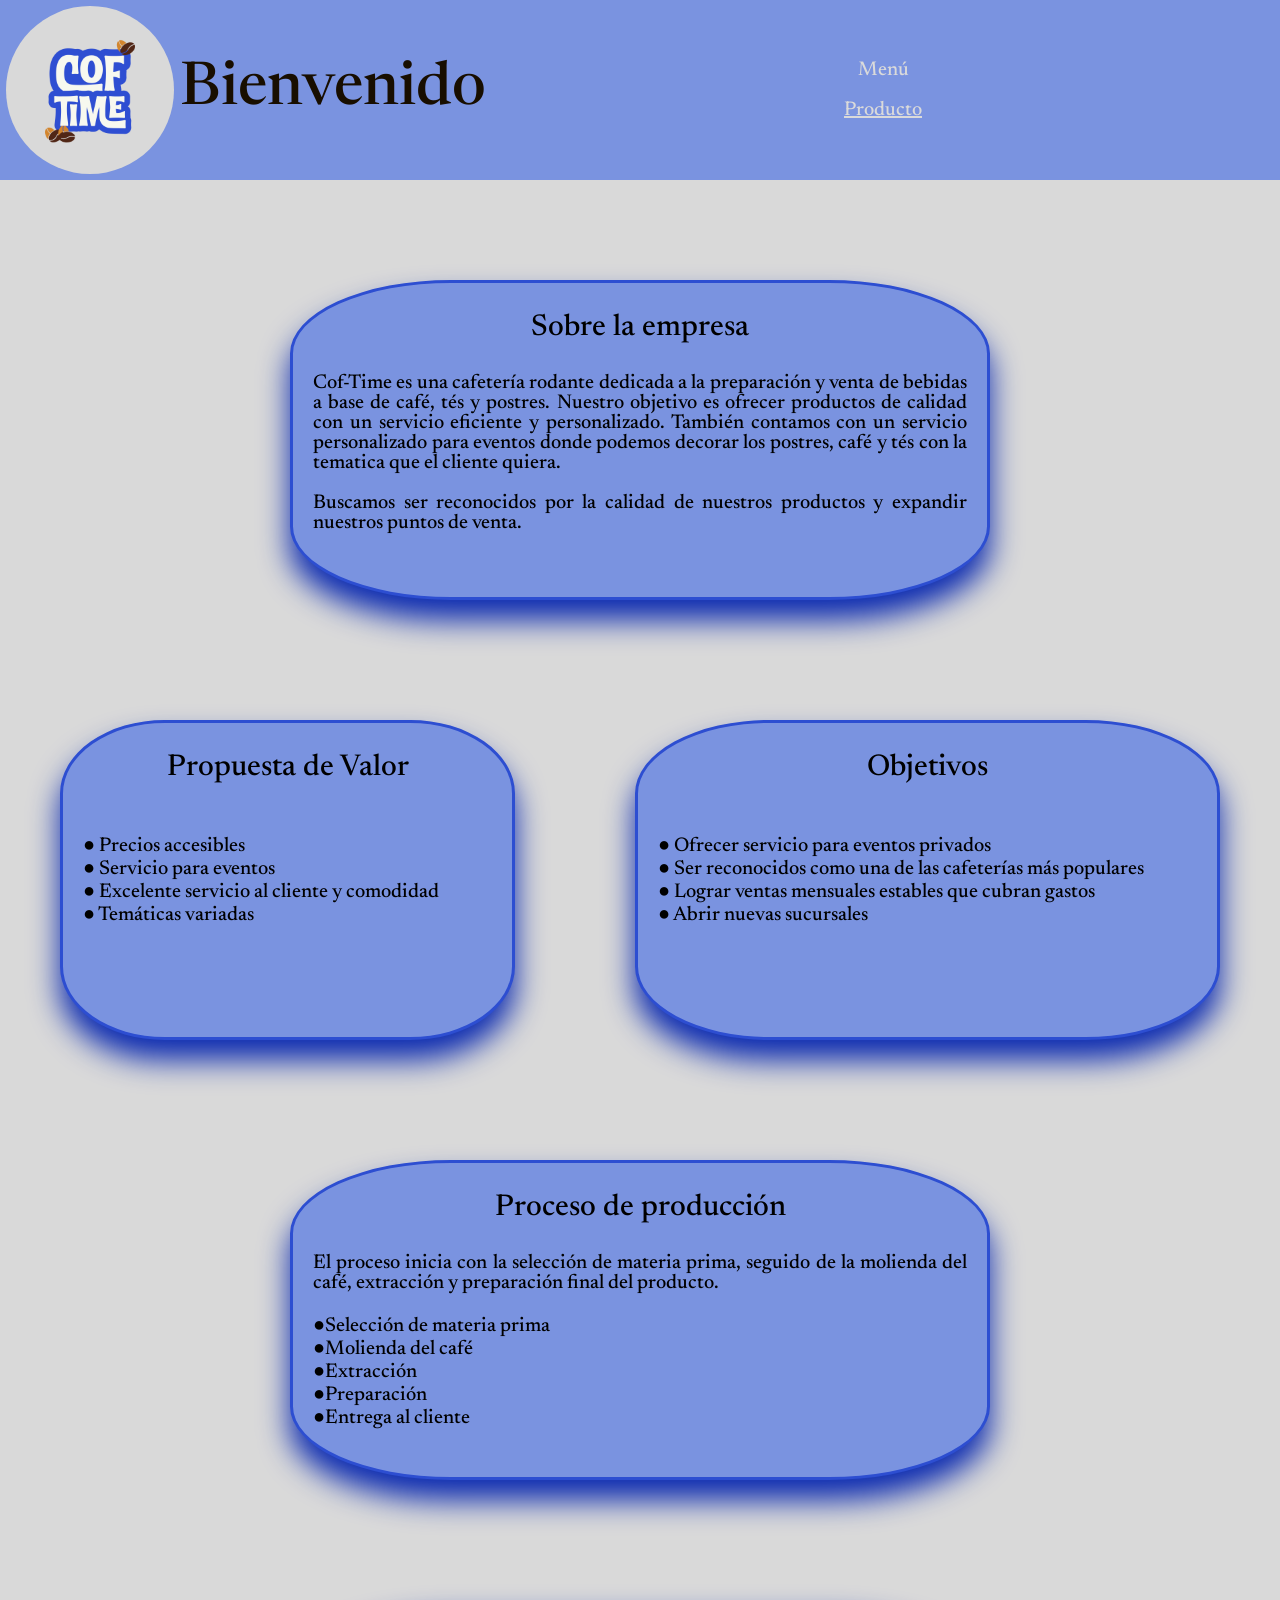
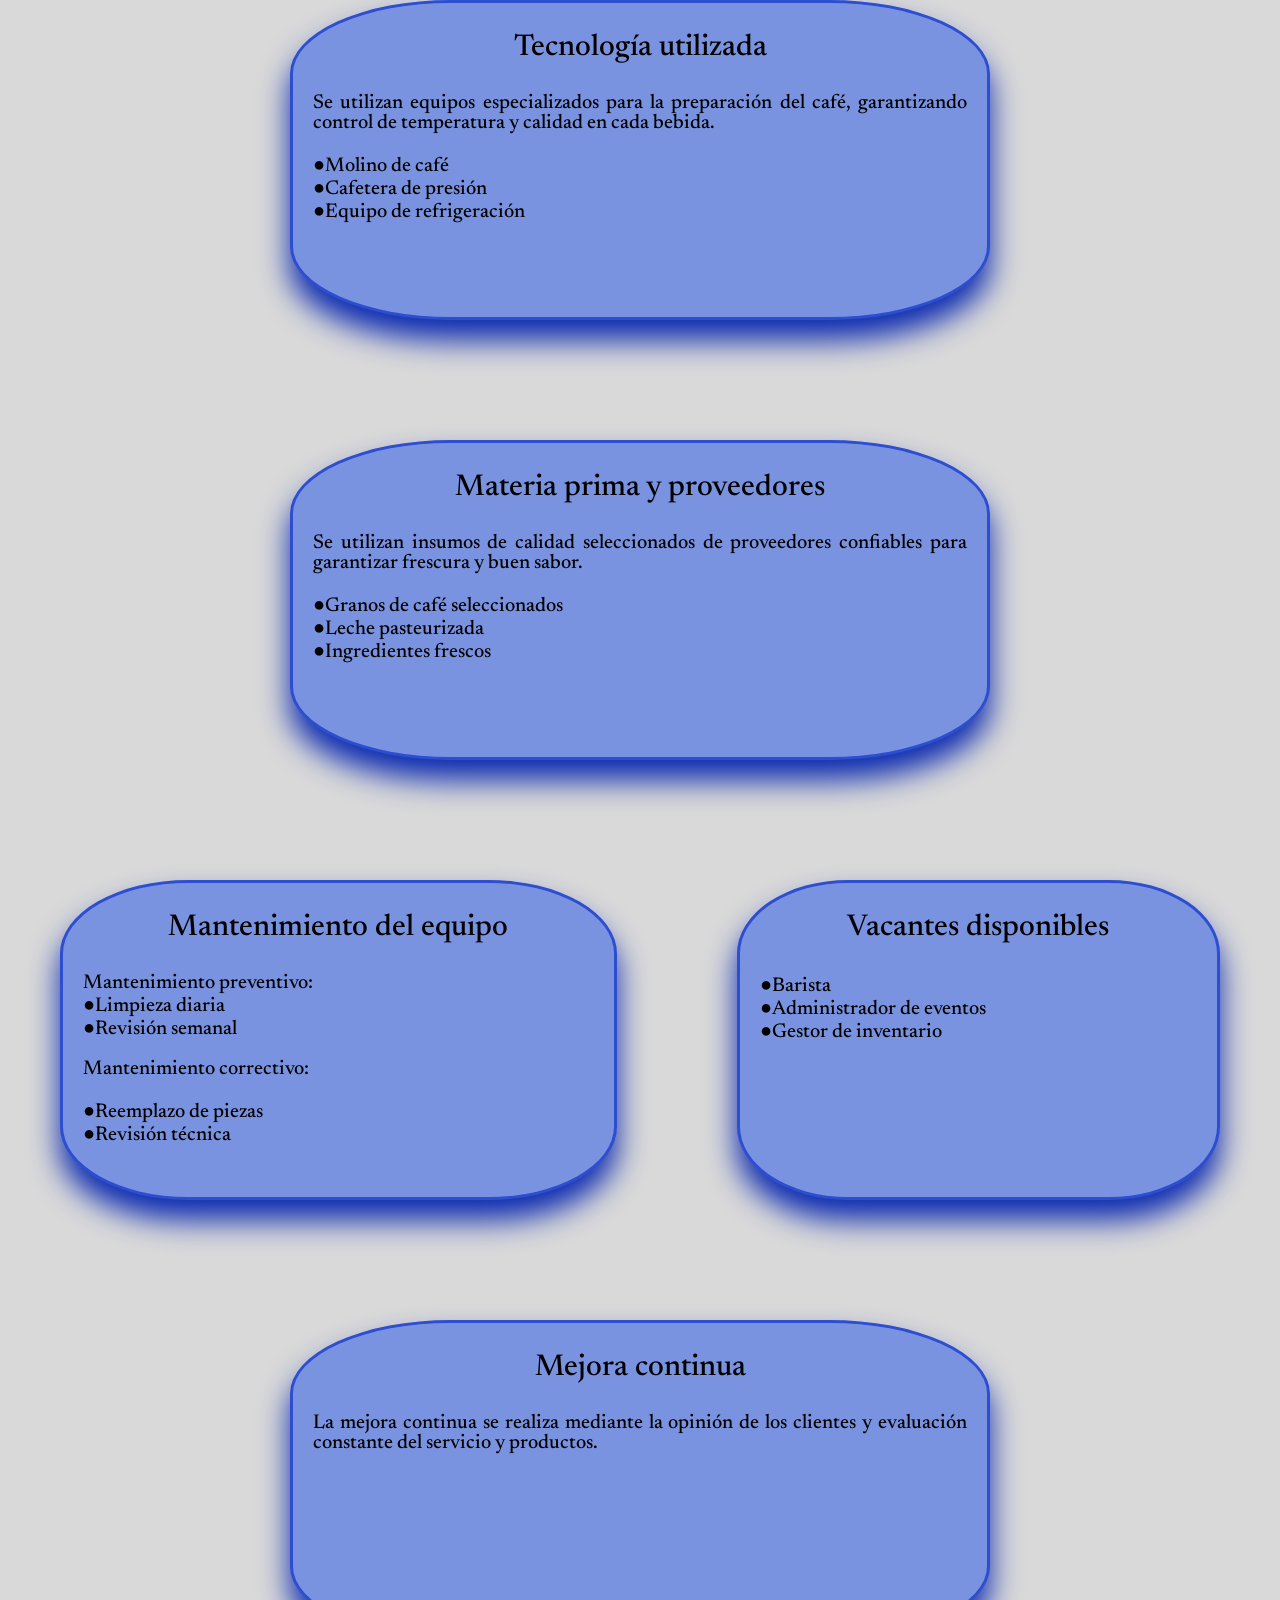
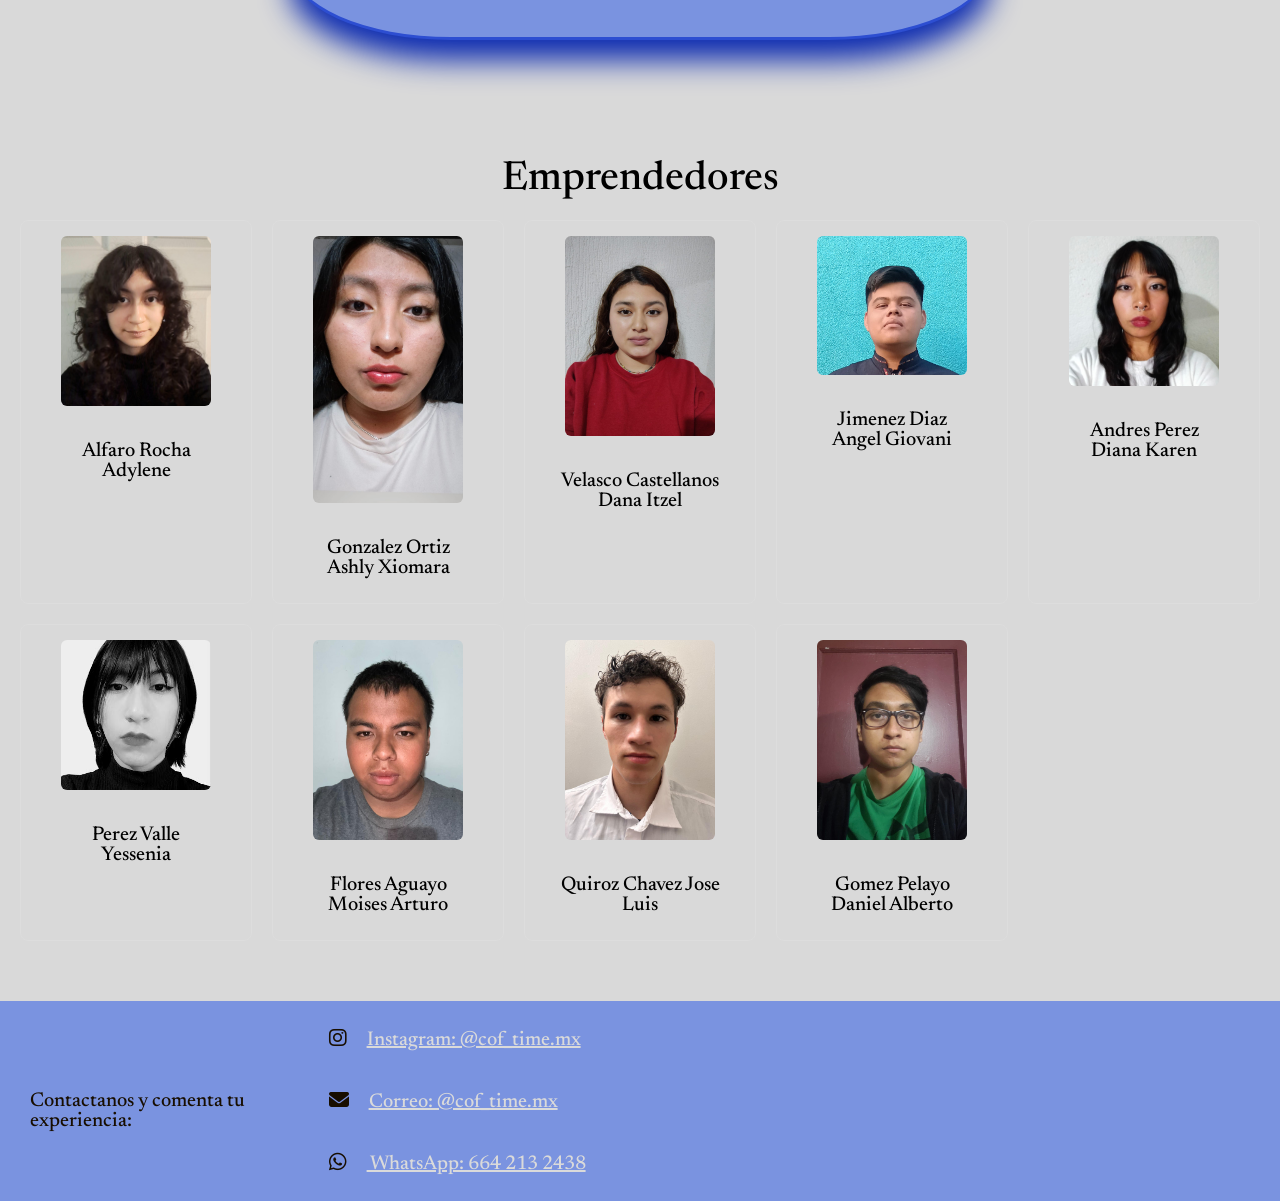
<file: aboutUs.html>
<!doctype html>
<html lang="en">
  <head>
    <meta charset="UTF-8" />
    <meta name="viewport" content="width=device-width, initial-scale=1" />
    <title>Cof-Time</title>
    <style>
      @import url("https://fonts.googleapis.com/css2?family=Newsreader:opsz,wght@6..72,500&display=swap");
    </style>
    <link
      rel="stylesheet"
      href="https://cdnjs.cloudflare.com/ajax/libs/font-awesome/6.5.0/css/all.min.css"
    />
    <link rel="icon" type="image/png" href="./public/img/cofTimeLogo.png" />
    <link href="public/css/aboutUs.css" rel="stylesheet" />
  </head>

  <header class="header">
    <nav class="nav">
      <div class="logo-container nav-container">
        <a href="./index.html" class="logo-container a">
          <img src="./public/img/cofTimeLogo.png" alt="Logo" class="logo" />
        </a>
      </div>

      <div class="title-div nav-container">
        <h1 class="title">Bienvenido</h1>
      </div>

      <ul class="nav-ul nav-container">
        <li class="li"><a href="./index.html" class="menu a">Menú</a></li>
        <li class="li"> <a href="./product.html" class="product a">Producto</a></li>
      </ul>
    </nav>
  </header>

  <body>
    <main class="main">
      <div class="infoContainer">
              <div class="main-div">
        <h1 class="main-div-h1">Sobre la empresa</h1>

        <p>
          Cof-Time es una cafetería rodante dedicada a la preparación y venta de
          bebidas a base de café, tés y postres. Nuestro objetivo es
          ofrecer productos de calidad con un servicio eficiente y
          personalizado. También contamos con un servicio personalizado para eventos
          donde podemos decorar los postres, café y tés con la tematica que el cliente 
          quiera. <br><br>
          Buscamos ser reconocidos por la calidad de nuestros productos y
          expandir nuestros puntos de venta.
        </p>
      </div>

      <div class="main-div div-propuesta">
        <h1 class="main-div-h1">Propuesta de Valor</h1>
        <br />
        <span class="span-propuesta span">
          <p clss="span-p-propuesta">
            ● Precios accesibles <br />
            ● Servicio para eventos <br />
            ● Excelente servicio al cliente y comodidad <br />
            ● Temáticas variadas
          </p>
        </span>
      </div>

      <div class="main-div div-objetivos">
        <h1 class="main-div-h1">Objetivos</h1>
        <br />
        <span class="span-objetivos span">
          <p clss="span-p-objetivos">
            ● Ofrecer servicio para eventos privados <br />
            ● Ser reconocidos como una de las cafeterías más populares <br />
            ● Lograr ventas mensuales estables que cubran gastos <br />
            ● Abrir nuevas sucursales
          </p>
        </span>
      </div>

      <div class="main-div">
        <h1 class="main-div-h1">Proceso de producción</h1>

        <p>
          El proceso inicia con la selección de materia prima, seguido de la
          molienda del café, extracción y preparación final del producto.
          <br><br>
          ●Selección de materia prima <br>
          ●Molienda del café <br>
          ●Extracción <br>
          ●Preparación  <br>
          ●Entrega al cliente 
        </p>
      </div>

      <div class="main-div">
        <h1 class="main-div-h1">Tecnología utilizada</h1>

        <p>
          Se utilizan equipos especializados para la preparación del café,
          garantizando control de temperatura y calidad en cada bebida.
          <br><br>
          ●Molino de café <br>   
          ●Cafetera de presión <br>
          ●Equipo de refrigeración <br>
        </p>

      </div>

      <div class="main-div">
        <h1 class="main-div-h1">Materia prima y proveedores</h1>

        <p>
          Se utilizan insumos de calidad seleccionados de proveedores confiables
          para garantizar frescura y buen sabor.
          <br><br>
          ●Granos de café seleccionados <br>
          ●Leche pasteurizada <br>
          ●Ingredientes frescos <br>
        </p>
      </div>

      <div class="main-div mantenimiento">
        <h1 class="main-div-h1">Mantenimiento del equipo</h1>

        <p>Mantenimiento preventivo:
          <br>
          ●Limpieza diaria <br>
          ●Revisión semanal <br>
        <br>
          Mantenimiento correctivo:
        <br><br>
          ●Reemplazo de piezas <br>
          ●Revisión técnica <br>
        </p>
      </div>

      
      <div class="main-div manoObra">
        <h1 class="main-div-h1">Vacantes disponibles</h1>

        <p>
          ●Barista <br>
          ●Administrador de eventos <br>
          ●Gestor de inventario <br>
        </p>
      </div>

      <div class="main-div">
        <h1 class="main-div-h1">Mejora continua</h1>

        <p>
          La mejora continua se realiza mediante la opinión de los clientes y
          evaluación constante del servicio y productos.
        </p>
      </div>
      </div>

      <div class="colabTitleContainer">
        <h1 class="colabTitle">Emprendedores</h1>
      </div>
      <div class="colabContainer">
        <div class="colabs">
          <img
            src="public/img/colaboradores/ady.jpeg"
            alt=""
            class="colabImg"
          />
          <p class="colabDesc">Alfaro Rocha Adylene</p>
        </div>

        <div class="colabs">
          <img
            src="public/img/colaboradores/ashly.jpeg"
            alt=""
            class="colabImg"
          />
          <p class="colabDesc ashlyDesc">Gonzalez Ortiz Ashly Xiomara</p>
        </div>

        <div class="colabs">
          <img
            src="public/img/colaboradores/dann.jpeg"
            alt=""
            class="colabImg"
          />
          <p class="colabDesc">Velasco Castellanos Dana Itzel</p>
        </div>

        <div class="colabs">
          <img
            src="public/img/colaboradores/giovani.jpeg"
            alt=""
            class="colabImg"
          />
          <p class="colabDesc">Jimenez Diaz Angel Giovani</p>
        </div>

        <div class="colabs">
          <img
            src="public/img/colaboradores/karen.jpeg"
            alt=""
            class="colabImg"
          />
          <p class="colabDesc">Andres Perez Diana Karen</p>
        </div>

        <div class="colabs">
          <img
            src="public/img/colaboradores/yess.jpeg"
            alt=""
            class="colabImg"
          />
          <p class="colabDesc">Perez Valle Yessenia</p>
        </div>

        <div class="colabs">
          <img
            src="public/img/colaboradores/moy.jpeg"
            alt=""
            class="colabImg"
          />
          <p class="colabDesc">Flores Aguayo Moises Arturo</p>
        </div>

        <div class="colabs">
          <img
            src="public/img/colaboradores/ruso.jpeg"
            alt=""
            class="colabImg"
          />
          <p class="colabDesc">Quiroz Chavez Jose Luis</p>
        </div>

        <div class="colabs">
          <img
            src="public/img/colaboradores/dany.jpeg"
            alt=""
            class="colabImg"
          />
          <p class="colabDesc">Gomez Pelayo Daniel Alberto</p>
        </div>
      </div>

    </main>

    <footer class="footer">
      <div class="footer-container">
        <p class="footerMsg">Contactanos y comenta tu experiencia:</p>
        <div class="contactUs">
          <div class="ig contact">
            <a
              href="https://www.instagram.com/cof_time.mx/"
              target="new_blank"
              class="igUrl a"
            >
              <i class="i fa-brands fa-instagram"></i>Instagram: @cof_time.mx</a
            >
          </div>

          <div class="mail contact">
            <a href="mailto:@cof_time.mx" class="email a">
              <i class="i fa-solid fa-envelope"></i>Correo: @cof_time.mx
            </a>
          </div>

          <div class="wasa contact">
            <a
              href="https://wa.me/5216642132438"
              class="whatsapp a"
              target="_blank"
            >
              <i class="i fa-brands fa-whatsapp"></i> WhatsApp: 664 213 2438
            </a>
          </div>
        </div>
      </div>
    </footer>
  </body>
</html>
</file>
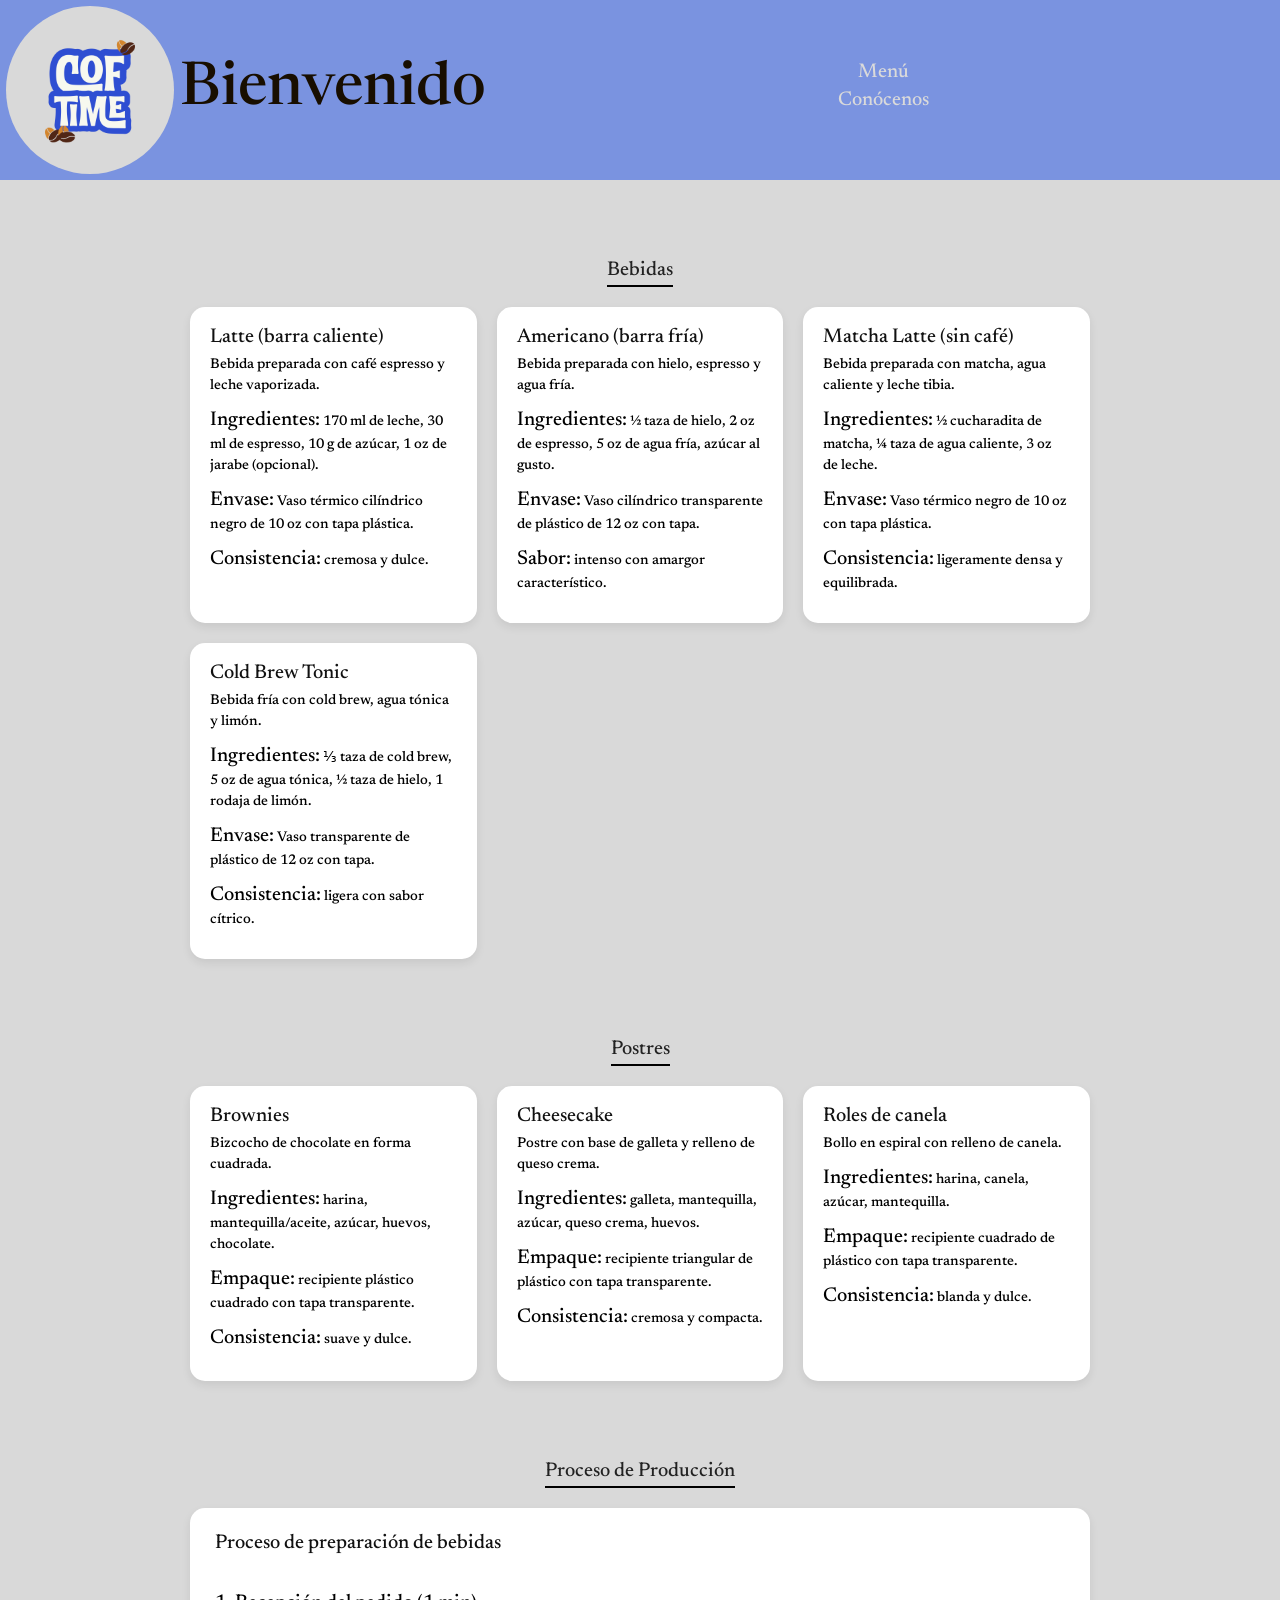
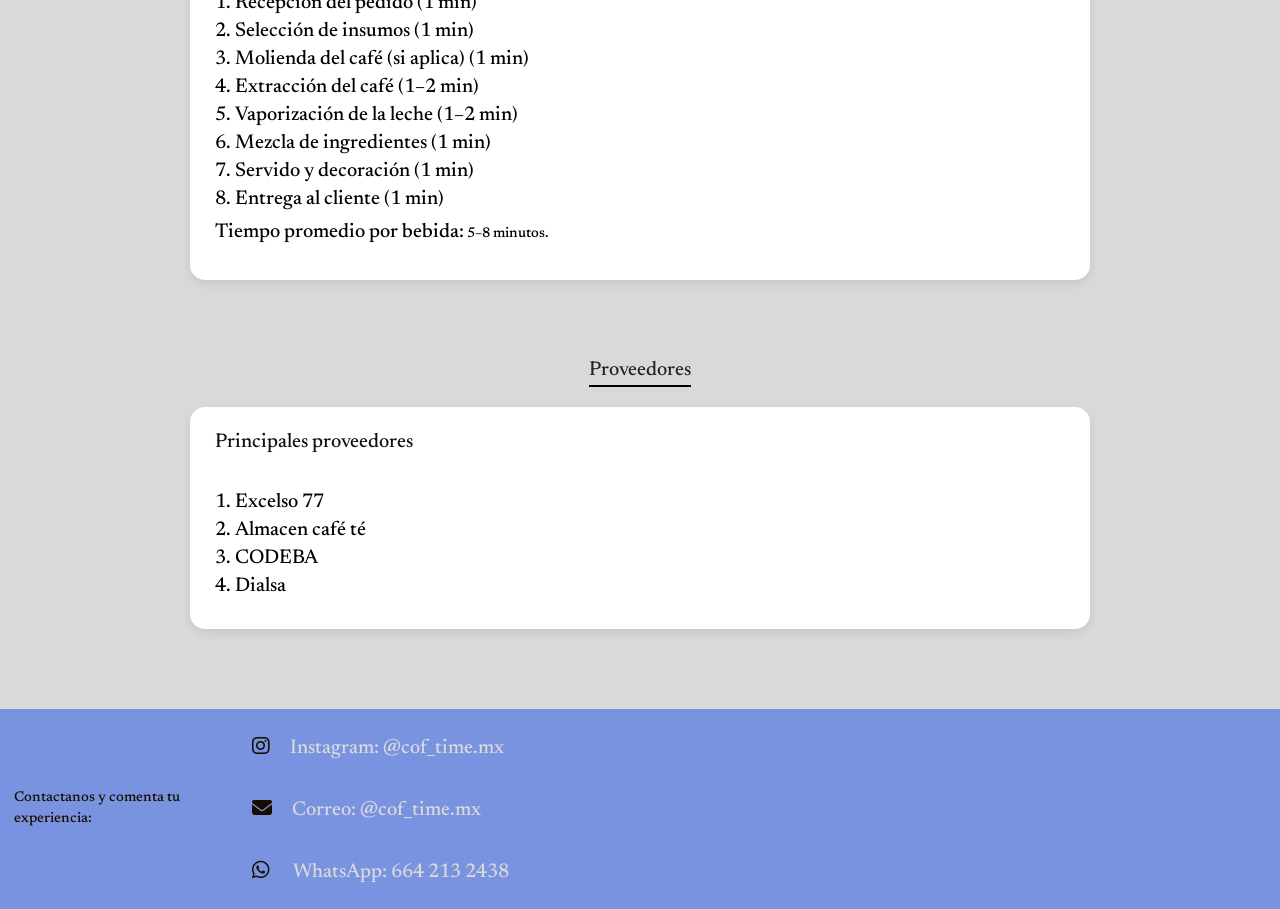
<file: product.html>
<!doctype html>
<html lang="es">
  <head>
    <meta charset="UTF-8" />
    <meta name="viewport" content="width=device-width, initial-scale=1" />
    <title>Cof-Time</title>
    <style>
      @import url("https://fonts.googleapis.com/css2?family=Newsreader:opsz,wght@6..72,500&display=swap");
    </style>
    <link href="public/css/product.css" rel="stylesheet" />
    <link
      rel="stylesheet"
      href="https://cdnjs.cloudflare.com/ajax/libs/font-awesome/6.5.0/css/all.min.css"
    />
    <link rel="icon" type="image/png" href="./public/img/cofTimeLogo.png" />
  </head>

  <header class="header">
    <nav class="nav">
      <div class="logo-container nav-container">
        <a href="./index.html" class="logo-container a">
          <img src="./public/img/cofTimeLogo.png" alt="Logo" class="logo" />
        </a>
      </div>

      <div class="title-div nav-container">
        <h1 class="title">Bienvenido</h1>
      </div>

      <ul class="nav-ul nav-container">
        <li class="li"><a href="./index.html" class="menu a">Menú</a></li>
        <li class="li">
          <a href="./aboutUs.html" class="aboutUs a">Conócenos</a>
        </li>
      </ul>
    </nav>
  </header>

  <body>
    <main class="main">
      <div>
        <section>
          <h2>Bebidas</h2>

          <div class="menu-grid">
            <article>
              <h3>Latte (barra caliente)</h3>
              <p>Bebida preparada con café espresso y leche vaporizada.</p>
              <p>
                <strong>Ingredientes:</strong> 170 ml de leche, 30 ml de
                espresso, 10 g de azúcar, 1 oz de jarabe (opcional).
              </p>
              <p>
                <strong>Envase:</strong> Vaso térmico cilíndrico negro de 10 oz
                con tapa plástica.
              </p>
              <p><strong>Consistencia:</strong> cremosa y dulce.</p>
            </article>

            <article>
              <h3>Americano (barra fría)</h3>
              <p>Bebida preparada con hielo, espresso y agua fría.</p>
              <p>
                <strong>Ingredientes:</strong> ½ taza de hielo, 2 oz de
                espresso, 5 oz de agua fría, azúcar al gusto.
              </p>
              <p>
                <strong>Envase:</strong> Vaso cilíndrico transparente de
                plástico de 12 oz con tapa.
              </p>
              <p><strong>Sabor:</strong> intenso con amargor característico.</p>
            </article>

            <article>
              <h3>Matcha Latte (sin café)</h3>
              <p>Bebida preparada con matcha, agua caliente y leche tibia.</p>
              <p>
                <strong>Ingredientes:</strong> ½ cucharadita de matcha, ¼ taza
                de agua caliente, 3 oz de leche.
              </p>
              <p>
                <strong>Envase:</strong> Vaso térmico negro de 10 oz con tapa
                plástica.
              </p>
              <p>
                <strong>Consistencia:</strong> ligeramente densa y equilibrada.
              </p>
            </article>

            <article>
              <h3>Cold Brew Tonic</h3>
              <p>Bebida fría con cold brew, agua tónica y limón.</p>
              <p>
                <strong>Ingredientes:</strong> ⅓ taza de cold brew, 5 oz de agua
                tónica, ½ taza de hielo, 1 rodaja de limón.
              </p>
              <p>
                <strong>Envase:</strong> Vaso transparente de plástico de 12 oz
                con tapa.
              </p>
              <p><strong>Consistencia:</strong> ligera con sabor cítrico.</p>
            </article>
          </div>
        </section>

        <section>
          <h2>Postres</h2>

          <div class="menu-grid">
            <article>
              <h3>Brownies</h3>
              <p>Bizcocho de chocolate en forma cuadrada.</p>
              <p>
                <strong>Ingredientes:</strong> harina, mantequilla/aceite,
                azúcar, huevos, chocolate.
              </p>
              <p>
                <strong>Empaque:</strong> recipiente plástico cuadrado con tapa
                transparente.
              </p>
              <p><strong>Consistencia:</strong> suave y dulce.</p>
            </article>

            <article>
              <h3>Cheesecake</h3>
              <p>Postre con base de galleta y relleno de queso crema.</p>
              <p>
                <strong>Ingredientes:</strong> galleta, mantequilla, azúcar,
                queso crema, huevos.
              </p>
              <p>
                <strong>Empaque:</strong> recipiente triangular de plástico con
                tapa transparente.
              </p>
              <p><strong>Consistencia:</strong> cremosa y compacta.</p>
            </article>

            <article>
              <h3>Roles de canela</h3>
              <p>Bollo en espiral con relleno de canela.</p>
              <p>
                <strong>Ingredientes:</strong> harina, canela, azúcar,
                mantequilla.
              </p>
              <p>
                <strong>Empaque:</strong> recipiente cuadrado de plástico con
                tapa transparente.
              </p>
              <p><strong>Consistencia:</strong> blanda y dulce.</p>
            </article>
          </div>
        </section>

        <section>
          <h2>Proceso de Producción</h2>

          <div class="proceso">
            <h3>Proceso de preparación de bebidas</h3> <br><br>

            <ol>
              <li>Recepción del pedido (1 min)</li>
              <li>Selección de insumos (1 min)</li>
              <li>Molienda del café (si aplica) (1 min)</li>
              <li>Extracción del café (1–2 min)</li>
              <li>Vaporización de la leche (1–2 min)</li>
              <li>Mezcla de ingredientes (1 min)</li>
              <li>Servido y decoración (1 min)</li>
              <li>Entrega al cliente (1 min)</li>
            </ol>

            <p><strong>Tiempo promedio por bebida:</strong> 5–8 minutos.</p>
          </div>
        </section>

        <section>
          <h2>Proveedores</h2>

          <div class="proceso">
            <h3>Principales proveedores</h3> <br><br>
            <ol>
              <li>Excelso 77</li>
              <li>Almacen café té</li>
              <li>CODEBA</li>
              <li>Dialsa</li>
            </ol>

          </div>
        </section>
      </div>
    </main>

    <footer class="footer">
      <div class="footer-container">
        <p class="footerMsg">Contactanos y comenta tu experiencia:</p>
        <div class="contactUs">
          <div class="ig contact">
            <a
              href="https://www.instagram.com/cof_time.mx/"
              target="new_blank"
              class="igUrl a"
            >
              <i class="i fa-brands fa-instagram"></i>Instagram: @cof_time.mx</a
            >
          </div>

          <div class="mail contact">
            <a href="mailto:@cof_time.mx" class="email a">
              <i class="i fa-solid fa-envelope"></i>Correo: @cof_time.mx
            </a>
          </div>

          <div class="wasa contact">
            <a
              href="https://wa.me/5216642132438"
              class="whatsapp a"
              target="_blank"
            >
              <i class="i fa-brands fa-whatsapp"></i> WhatsApp: 664 213 2438
            </a>
          </div>
        </div>
      </div>
    </footer>
  </body>
</html>
</file>
<file: public/css/aboutUs.css>
html {
  scroll-behavior: smooth;
}

* {
  margin: 0;
  padding: 0;
  box-sizing: border-box;
  font-family: "Newsreader", serif;
  font-optical-sizing: auto;
  font-weight: 500;
  font-style: normal;
  font-size: clamp(14px, 2vw, 20px);
}

.a {
  color: #dadada;
  transition: all 0.3s;
}

.a:hover{
  color: #fda33c;
  transform: scale(1.1);
  text-decoration: underline;
}

.header {
  width: 100vw;
  height: fit-content;
  background-color: #7a93e0;
  margin-bottom: 2em;
}

.nav {
  display: flex;
  width: 100vw;
  height: fit-content;
  background-color: #7a93e0;
  flex-wrap: nowrap;
}

.nav-container {
  display: flex;
  flex-grow: 1;
  flex-wrap: nowrap;
}

.nav-ul {
  display: flex;
  flex-direction: column;
}

.product {
  margin-top: 1em;
}

.logo-container {
  min-width: 2em;
  max-width: 9em;
  display: flex;
  align-items: center;
}

.logo {
  min-width: 2em;
  min-height: 4em;
  max-width: 9em;
  max-height: 9em;
  border-radius: 100%;
  padding: 6px;
}

.title-div {
  align-items: center;
  justify-content: center;
  text-align: center;
  flex-grow: 0;
}

.title {
  font-size: clamp(24px, 5vw, 60px);
  color: #180e00;
}

.nav-ul {
  justify-content: center;
  align-items: center;
}

.nav-ul {
  display: flex;
  flex-direction: column;
}

.product {
  margin-top: 1em;
}

.li {
  display: flex;
  justify-content: center;
  align-items: center;
}

.menu {
  text-decoration: none;
}

body {
  display: flex;
  flex-direction: column;
  min-height: 100vh;
  background-color: #d9d9d9;
}

.main {
  display: flex;
  flex: 1;
  justify-content: center;
  flex-wrap: wrap;
  width: 100vw;
}

.infoContainer {
  display: flex;
  flex: 1;
  justify-content: center;
  flex-wrap: wrap;
  width: 100vw;
}

.main-div {
  min-width: 10em;
  max-width: 35em;
  min-height: 16em;
  flex-grow: 1;
  flex-basis: auto;
  justify-content: center;
  align-items: center;
  margin: 3em;
  font-size: 1em;
  text-align: justify;
  border: solid #2d4ed1;
  background-color: #7a93e0;
  box-shadow: 0 1em 1.5em #0b2ab0;
  border-radius: 23%;
}

p {
  padding: 0.5em;
  margin-top: 1em;
  margin-left: 0.5em;
  margin-right: 0.5em;
}

.main-div-h1 {
  padding-top: 1em;
  font-size: 1.5em;
  text-align: center;
}

.colabContainer {
  display:grid;
  grid-template-columns: repeat(auto-fit, minmax(200px,1fr));
  gap:20px;
  padding:20px;
}

.colabTitleContainer {
  display: flex;
  justify-content: center;
  align-items: center;
  margin-top: 3em;
  width: 100vw;
}
.colabTitle {
  font-size: 2em;
}

.colabs {
  text-align: center;
  border: 1px solid #ddd;
  border-radius: 8px;
  padding: 15px;
}

.colabImg {
  width:75%;
  height:auto;
  border-radius:6px;
}

.footer {
  display: flex;
  width: 100vw;
  height: 10em;
  background-color: #7a93e0;
  flex-wrap: nowrap;
  margin-top: 2em;
}

.footer-container {
  display: flex;
  width: 100vw;
  height: 10em;
  align-items: center;
}

.footerMsg {
  padding-left: 1em;
  color: #180e00;
}

.contactUs {
  display: flex;
  flex-direction: column;
  align-items: center;
  justify-content: center;
  flex-wrap: nowrap;
  width: 100%;
  height: 100%;
  margin-left: 2em;
}

.contact {
  margin: 1em;
}

.ig {
  display: flex;
  width: 100%;
  align-items: center;
  transition: all 0.3s;
}

.i {
  margin-right: 1em;
  color: #180e00;
}

.mail {
  display: flex;
  width: 100%;
  align-items: center;
}

.wasa {
  display: flex;
  width: 100%;
  align-items: center;
}
</file>
<file: public/css/product.css>
html {
  scroll-behavior: smooth;
}

* {
  margin: 0;
  padding: 0;
  box-sizing: border-box;
  font-family: "Newsreader", serif;
  font-optical-sizing: auto;
  font-weight: 500;
  font-style: normal;
  font-size: clamp(14px, 2vw, 20px);
}

.header {
  width: 100vw;
  height: fit-content;
  background-color: #7a93e0;
  margin-bottom: 2em;
}

.a {
  color: #dadada;
  text-decoration: none;
  transition: all 0.3s;
}

.a:hover{
  color: #fda33c;
  transform: scale(1.12);
  text-decoration: underline;
}

.nav {
  display: flex;
  width: 100vw;
  height: fit-content;
  background-color: #7a93e0;
  flex-wrap: nowrap;
}

.nav-ul {
  display: flex;
  flex-direction: column;
}

.product {
  margin-top: 1em;
}

.nav-container {
  display: flex;
  flex-grow: 1;
  flex-wrap: nowrap;
}

.logo-container {
  min-width: 2em;
  max-width: 9em;
  display: flex;
  align-items: center;
}

.logo {
  min-width: 2em;
  min-height: 4em;
  max-width: 9em;
  max-height: 9em;
  border-radius: 100%;
  padding: 6px;
}

.title-div {
  align-items: center;
  justify-content: center;
  text-align: center;
  min-width: none;
  flex-grow: 0;
}

.title {
  font-size: clamp(24px, 5vw, 60px);
  color: #180e00;
}

.nav-ul {
  justify-content: center;
  align-items: center;
}

.li {
  display: flex;
  justify-content: center;
  align-items: center;
}

body {
  display: flex;
  flex-direction: column;
  min-height: 100vh;
  background-color: #d9d9d9;
}



h2 {
  text-align: center;
  margin-top: 40px;
  color: #222;
  border-bottom: 2px solid #000;
  display: inline-block;
  padding-bottom: 5px;
}

section {
  max-width: 900px;
  margin: 0 auto 40px auto;
  text-align: center;
}

.menu-grid {
  display: grid;
  grid-template-columns: repeat(auto-fit, minmax(260px, 1fr));
  gap: 20px;
  margin-top: 20px;
}

article {
  background: white;
  border-radius: 15px;
  padding: 20px;
  text-align: left;
  box-shadow: 0 4px 10px rgba(0,0,0,0.08);
  transition: transform 0.2s ease, box-shadow 0.2s ease;
}

article:hover {
  transform: translateY(-5px);
  box-shadow: 0 8px 18px rgba(0,0,0,0.15);
}

h3 {
  margin-top: 0;
  color: #111;
}

p {
  font-size: 14px;
  line-height: 1.5;
  margin: 8px 0;
}

strong {
  color: #000;
}

.proceso {
  background: white;
  border-radius: 15px;
  padding: 25px;
  box-shadow: 0 4px 10px rgba(0,0,0,0.08);
  text-align: left;
  margin-top: 20px;
}

ol {
  padding-left: 20px;
}

li {
  margin-bottom: 8px;
}

@media (max-width: 600px) {
  body {
    padding: 10px;
  }
}

.footer {
  display: flex;
  width: 100vw;
  height: 10em;
  background-color: #7a93e0;
  flex-wrap: nowrap;
  margin-top: 2em;
}

.footer-container {
  display: flex;
  width: 100vw;
  height: 10em;
  align-items: center;
}

.footerMsg {
  padding-left: 1em;
  color: #180e00;
}

.contactUs {
  display: flex;
  flex-direction: column;
  align-items: center;
  justify-content: center;
  flex-wrap: nowrap;
  width: 100%;
  height: 100%;
  margin-left: 2em;
}

.contact {
  margin: 1em;
}

.ig {
  display: flex;
  width: 100%;
  align-items: center;
  transition: all 0.3s;
}

.i {
  margin-right: 1em;
  color: #180e00;
}

.mail {
  display: flex;
  width: 100%;
  align-items: center;
}

.wasa {
  display: flex;
  width: 100%;
  align-items: center;
}
</file>
